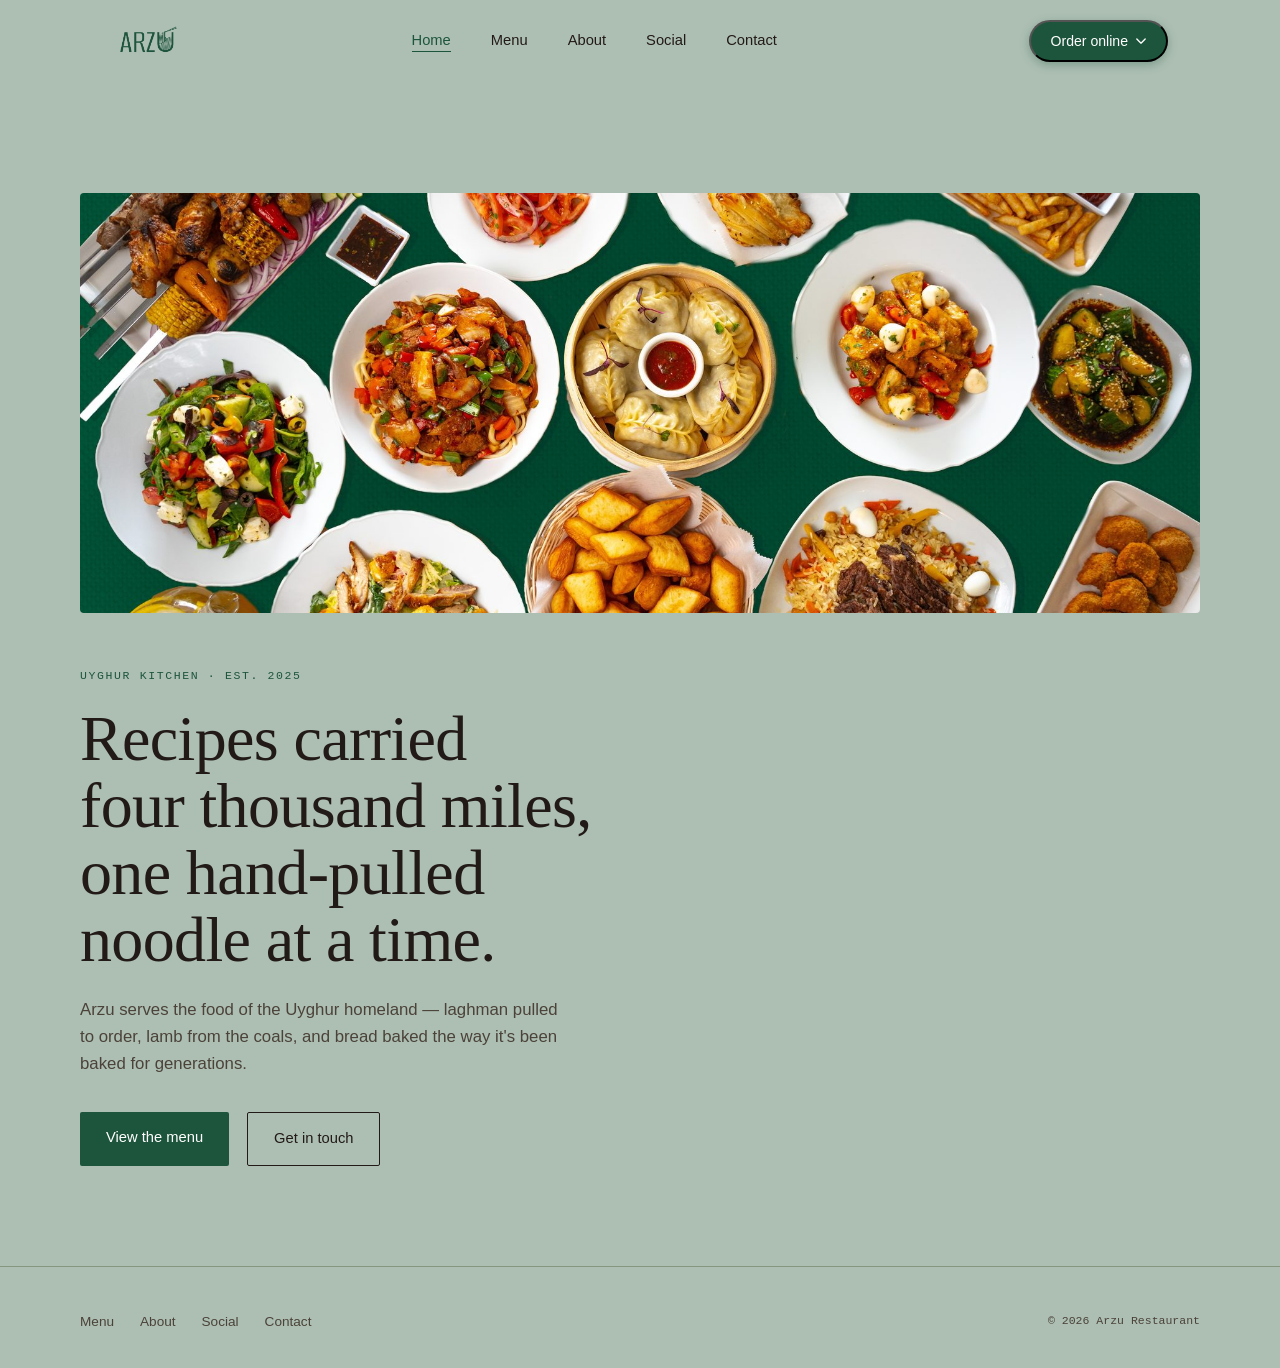
<file: index.html>
<!DOCTYPE html>
<html lang="en">
<head>
<meta charset="UTF-8">
<meta name="viewport" content="width=device-width, initial-scale=1.0">
<meta http-equiv="Content-Security-Policy" content="default-src 'self'; script-src 'self'; style-src 'self' https://fonts.googleapis.com; font-src 'self' https://fonts.gstatic.com; img-src 'self' data:; connect-src 'self' https://abacus.jasoncameron.dev; object-src 'none'; base-uri 'self'; form-action 'self'">
<meta http-equiv="Referrer-Policy" content="strict-origin-when-cross-origin">
<title>Arzu — Uyghur Kitchen</title>
<meta name="description" content="Arzu is a Uyghur restaurant serving hand-pulled noodles, polu, samsa and lamb kawap — recipes carried down the Silk Road.">
<link rel="canonical" href="https://eat-arzu.com/">
<link rel="icon" type="image/png" sizes="32x32" href="media/favicon-32.png">
<link rel="icon" type="image/png" sizes="16x16" href="media/favicon-16.png">
<link rel="icon" type="image/png" sizes="192x192" href="media/favicon-192.png">
<link rel="apple-touch-icon" href="media/apple-touch-icon.png">
<link rel="shortcut icon" href="media/favicon.ico">
<meta property="og:type" content="restaurant.restaurant">
<meta property="og:site_name" content="Arzu">
<meta property="og:title" content="Arzu — Uyghur Kitchen">
<meta property="og:description" content="Arzu is a Uyghur restaurant serving hand-pulled noodles, polu, samsa and lamb kawap — recipes carried down the Silk Road.">
<meta property="og:url" content="https://eat-arzu.com/">
<meta property="og:image" content="https://eat-arzu.com/media/og-image.jpg">
<meta property="og:image:width" content="1200">
<meta property="og:image:height" content="630">
<meta name="twitter:card" content="summary_large_image">
<meta name="twitter:title" content="Arzu — Uyghur Kitchen">
<meta name="twitter:description" content="Arzu is a Uyghur restaurant serving hand-pulled noodles, polu, samsa and lamb kawap — recipes carried down the Silk Road.">
<meta name="twitter:image" content="https://eat-arzu.com/media/og-image.jpg">
<link rel="preconnect" href="https://fonts.googleapis.com">
<link rel="preconnect" href="https://fonts.gstatic.com" crossorigin>
<link href="https://fonts.googleapis.com/css2?family=Fraunces:opsz,wght@9..144,300;9..144,400;9..144,500;9..144,600&family=Inter:wght@400;500;600&family=IBM+Plex+Mono:wght@400;500&display=swap" rel="stylesheet">
<link rel="stylesheet" href="styles.css">
<script type="application/ld+json">
{
  "@context": "https://schema.org",
  "@type": "Restaurant",
  "@id": "https://eat-arzu.com/#restaurant",
  "name": "Arzu",
  "image": "https://eat-arzu.com/media/og-image.jpg",
  "url": "https://eat-arzu.com/",
  "foundingDate": "2025",
  "telephone": "+1-847-262-5987",
  "servesCuisine": ["Uyghur", "Central Asian", "Uzbek"],
  "priceRange": "$$",
  "acceptsReservations": "True",
  "menu": "https://eat-arzu.com/menu.html",
  "address": {
    "@type": "PostalAddress",
    "streetAddress": "1742 West Golf Road",
    "addressLocality": "Mount Prospect",
    "addressRegion": "IL",
    "postalCode": "60056",
    "addressCountry": "US"
  },
  "geo": {
    "@type": "GeoCoordinates",
    "latitude": 42.0494209,
    "longitude": -87.9616053
  },
  "openingHoursSpecification": {
    "@type": "OpeningHoursSpecification",
    "dayOfWeek": ["Monday", "Tuesday", "Wednesday", "Thursday", "Friday", "Saturday", "Sunday"],
    "opens": "11:00",
    "closes": "23:00"
  },
  "sameAs": [
    "https://www.instagram.com/arzu_chicago/",
    "https://www.yelp.com/biz/arzu-mount-prospect-2",
    "https://www.google.com/maps/place/Arzu/@42.0494209,-87.9616053,17z"
  ],
  "aggregateRating": {
    "@type": "AggregateRating",
    "ratingValue": "4.7",
    "reviewCount": "399",
    "bestRating": "5"
  }
}
</script>
</head>
<body>

<header id="site-header">
  <nav>
    <a href="index.html" class="logo"><img src="media/arzu_logo_transparent.png" alt="Arzu" class="logo-img"></a>
    <ul class="nav-links" id="nav-links">
      <li><a href="index.html" class="active">Home</a></li>
      <li><a href="menu.html">Menu</a></li>
      <li><a href="about.html">About</a></li>
      <li><a href="social.html">Social</a></li>
      <li><a href="contact.html">Contact</a></li>
    </ul>
    <div class="order-dropdown">
      <button class="order-toggle" id="order-toggle" aria-haspopup="true" aria-expanded="false">Order online
        <svg viewBox="0 0 12 8" aria-hidden="true" class="chevron"><path d="M1 1 L6 6 L11 1"/></svg>
      </button>
      <div class="order-menu" id="order-menu">
        <a class="order-primary" href="https://www.toasttab.com/local/order/arzu-restaurant" target="_blank" rel="noopener"><span>Order direct<small>Pickup &amp; delivery</small></span>
          <svg viewBox="0 0 24 24" aria-hidden="true"><path d="M6 18 L18 6 M9 6 h9 v9"/></svg>
        </a>
        <div class="order-menu-label">Also on</div>
        <a href="https://www.doordash.com/en/store/arzu---1742-west-golf-road-mount-prospect-36046125/" target="_blank" rel="noopener">DoorDash
          <svg viewBox="0 0 24 24" aria-hidden="true"><path d="M6 18 L18 6 M9 6 h9 v9"/></svg>
        </a>
        <a href="https://www.ubereats.com/store/arzu-1742-west-golf-road/tuiPS76bXiCP39qEXH0PVA" target="_blank" rel="noopener">Uber Eats
          <svg viewBox="0 0 24 24" aria-hidden="true"><path d="M6 18 L18 6 M9 6 h9 v9"/></svg>
        </a>
        <a href="https://www.grubhub.com/restaurant/arzu-1742-west-golf-road-mount-prospect/15243640" target="_blank" rel="noopener">Grubhub
          <svg viewBox="0 0 24 24" aria-hidden="true"><path d="M6 18 L18 6 M9 6 h9 v9"/></svg>
        </a>
      </div>
    </div>
    <button class="menu-toggle" id="menu-toggle" aria-label="Toggle navigation" aria-expanded="false">
      <span></span><span></span><span></span>
    </button>
  </nav>
</header>

<main>

  <!-- HERO -->
  <section class="hero">
    <img src="media/main.jpg" alt="A spread of Arzu dishes" class="hero-banner">
    <div class="hero-grid">
      <div>
        <span class="eyebrow">Uyghur kitchen · Est. 2025</span>
        <h1>Recipes carried<br>four thousand miles,<br>one hand-pulled<br>noodle at a time.</h1>
        <p class="lede">Arzu serves the food of the Uyghur homeland — laghman pulled to order, lamb from the coals, and bread baked the way it's been baked for generations.</p>
        <div class="hero-ctas">
          <a href="menu.html" class="btn-primary">View the menu</a>
          <a href="contact.html" class="btn-secondary">Get in touch</a>
        </div>
      </div>
    </div>
  </section>

</main>

<footer>
  <div class="footer-grid">
    <div class="footer-links">
      <a href="menu.html">Menu</a>
      <a href="about.html">About</a>
      <a href="social.html">Social</a>
      <a href="contact.html">Contact</a>
    </div>
    <span class="footer-copy">© 2026 Arzu Restaurant<span class="tally" id="visitor-tally" aria-hidden="true"></span></span>
  </div>
</footer>

<script src="script.js"></script>

</body>
</html>
</file>
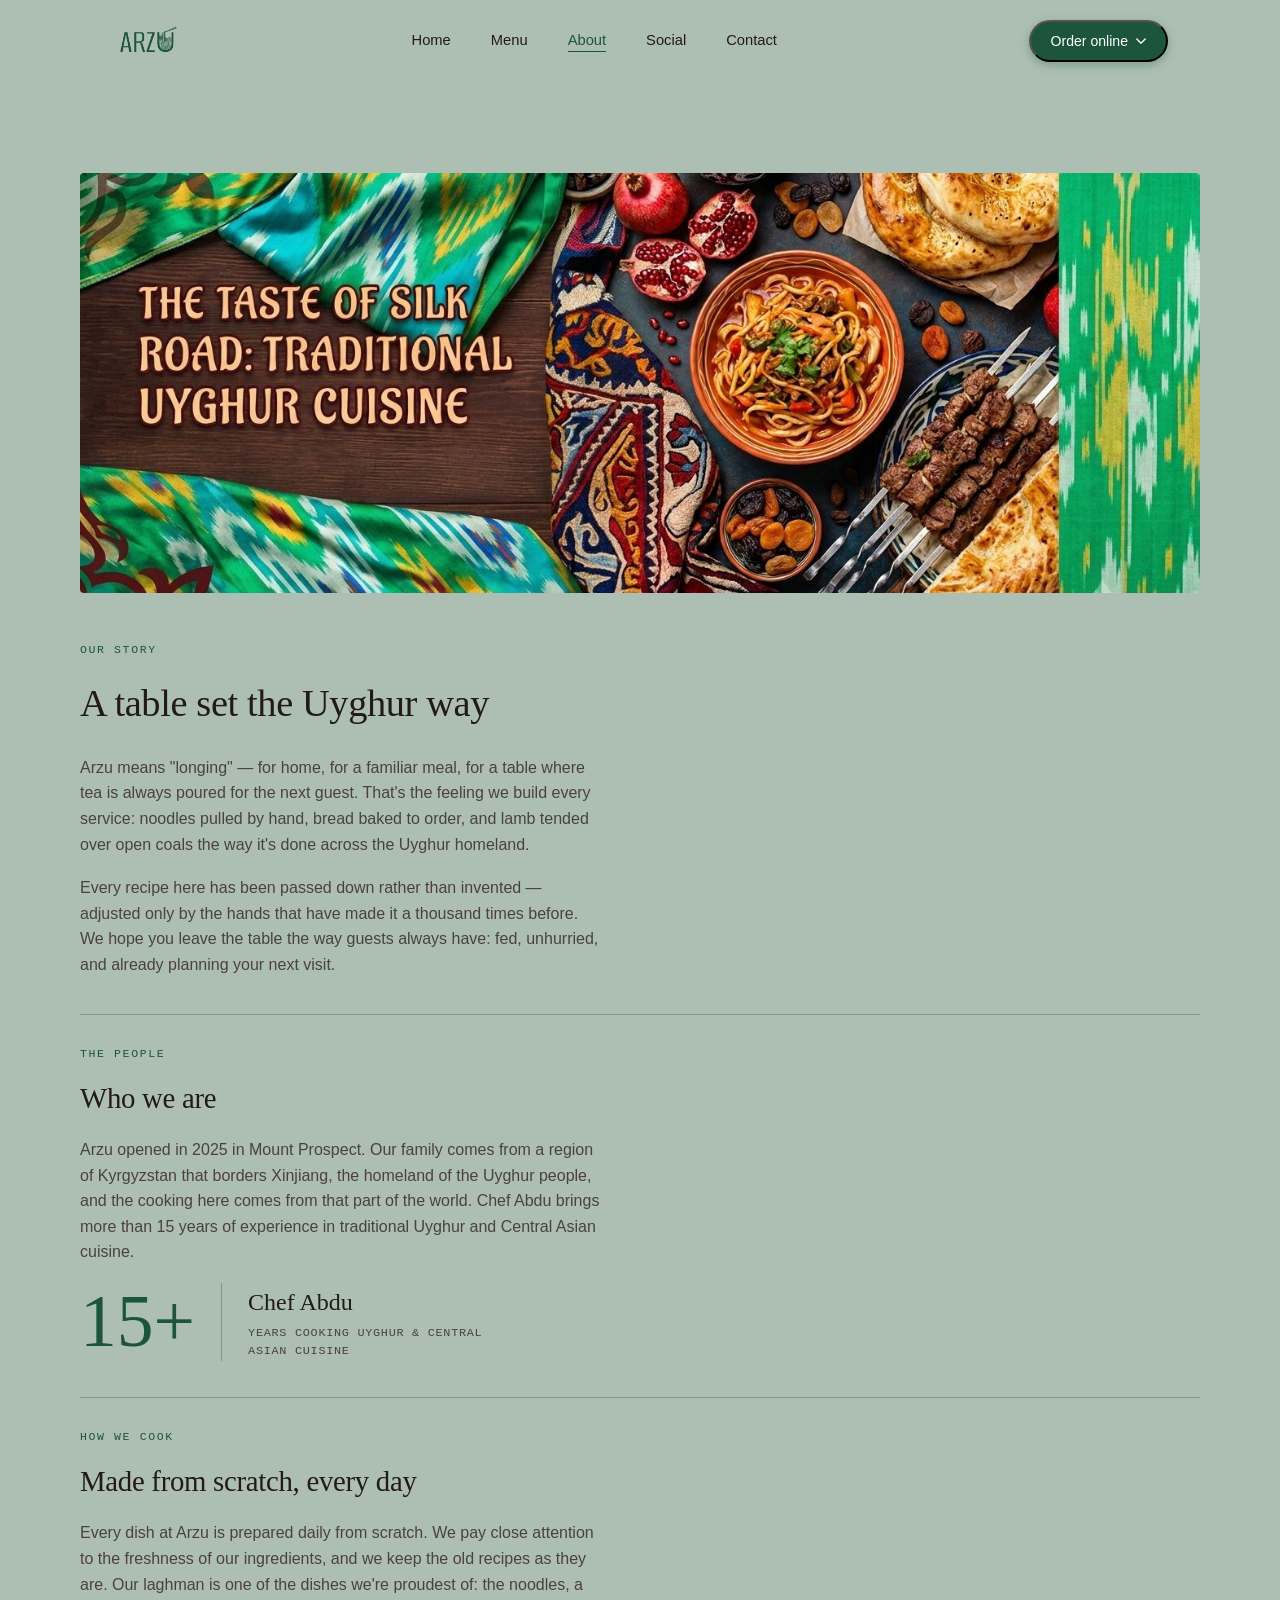
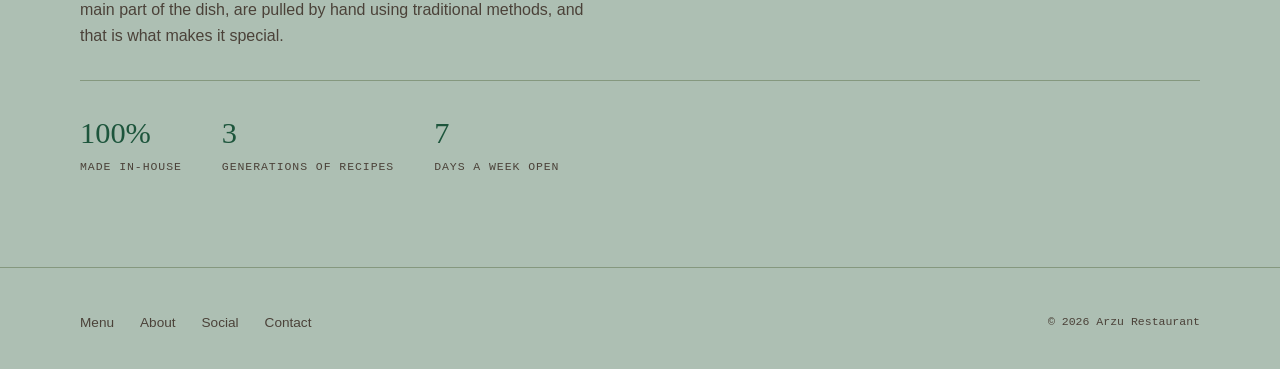
<file: about.html>
<!DOCTYPE html>
<html lang="en">
<head>
<meta charset="UTF-8">
<meta name="viewport" content="width=device-width, initial-scale=1.0">
<meta http-equiv="Content-Security-Policy" content="default-src 'self'; script-src 'self'; style-src 'self' https://fonts.googleapis.com; font-src 'self' https://fonts.gstatic.com; img-src 'self' data:; connect-src 'self'; object-src 'none'; base-uri 'self'; form-action 'self'">
<meta http-equiv="Referrer-Policy" content="strict-origin-when-cross-origin">
<title>About — Arzu Uyghur Kitchen</title>
<meta name="description" content="Arzu means longing — the story behind our Uyghur kitchen and the recipes passed down through generations.">
<link rel="canonical" href="https://eat-arzu.com/about.html">
<link rel="icon" type="image/png" sizes="32x32" href="media/favicon-32.png">
<link rel="icon" type="image/png" sizes="16x16" href="media/favicon-16.png">
<link rel="icon" type="image/png" sizes="192x192" href="media/favicon-192.png">
<link rel="apple-touch-icon" href="media/apple-touch-icon.png">
<link rel="shortcut icon" href="media/favicon.ico">
<meta property="og:type" content="restaurant.restaurant">
<meta property="og:site_name" content="Arzu">
<meta property="og:title" content="About — Arzu Uyghur Kitchen">
<meta property="og:description" content="Arzu means longing — the story behind our Uyghur kitchen and the recipes passed down through generations.">
<meta property="og:url" content="https://eat-arzu.com/about.html">
<meta property="og:image" content="https://eat-arzu.com/media/og-image.jpg">
<meta property="og:image:width" content="1200">
<meta property="og:image:height" content="630">
<meta name="twitter:card" content="summary_large_image">
<meta name="twitter:title" content="About — Arzu Uyghur Kitchen">
<meta name="twitter:description" content="Arzu means longing — the story behind our Uyghur kitchen and the recipes passed down through generations.">
<meta name="twitter:image" content="https://eat-arzu.com/media/og-image.jpg">
<link rel="preconnect" href="https://fonts.googleapis.com">
<link rel="preconnect" href="https://fonts.gstatic.com" crossorigin>
<link href="https://fonts.googleapis.com/css2?family=Fraunces:opsz,wght@9..144,300;9..144,400;9..144,500;9..144,600&family=Inter:wght@400;500;600&family=IBM+Plex+Mono:wght@400;500&display=swap" rel="stylesheet">
<link rel="stylesheet" href="styles.css">
</head>
<body>

<header id="site-header">
  <nav>
    <a href="index.html" class="logo"><img src="media/arzu_logo_transparent.png" alt="Arzu" class="logo-img"></a>
    <ul class="nav-links" id="nav-links">
      <li><a href="index.html">Home</a></li>
      <li><a href="menu.html">Menu</a></li>
      <li><a href="about.html" class="active">About</a></li>
      <li><a href="social.html">Social</a></li>
      <li><a href="contact.html">Contact</a></li>
    </ul>
    <div class="order-dropdown">
      <button class="order-toggle" id="order-toggle" aria-haspopup="true" aria-expanded="false">Order online
        <svg viewBox="0 0 12 8" aria-hidden="true" class="chevron"><path d="M1 1 L6 6 L11 1"/></svg>
      </button>
      <div class="order-menu" id="order-menu">
        <a class="order-primary" href="https://www.toasttab.com/local/order/arzu-restaurant" target="_blank" rel="noopener"><span>Order direct<small>Pickup &amp; delivery</small></span>
          <svg viewBox="0 0 24 24" aria-hidden="true"><path d="M6 18 L18 6 M9 6 h9 v9"/></svg>
        </a>
        <div class="order-menu-label">Also on</div>
        <a href="https://www.doordash.com/en/store/arzu---1742-west-golf-road-mount-prospect-36046125/" target="_blank" rel="noopener">DoorDash
          <svg viewBox="0 0 24 24" aria-hidden="true"><path d="M6 18 L18 6 M9 6 h9 v9"/></svg>
        </a>
        <a href="https://www.ubereats.com/store/arzu-1742-west-golf-road/tuiPS76bXiCP39qEXH0PVA" target="_blank" rel="noopener">Uber Eats
          <svg viewBox="0 0 24 24" aria-hidden="true"><path d="M6 18 L18 6 M9 6 h9 v9"/></svg>
        </a>
        <a href="https://www.grubhub.com/restaurant/arzu-1742-west-golf-road-mount-prospect/15243640" target="_blank" rel="noopener">Grubhub
          <svg viewBox="0 0 24 24" aria-hidden="true"><path d="M6 18 L18 6 M9 6 h9 v9"/></svg>
        </a>
      </div>
    </div>
    <button class="menu-toggle" id="menu-toggle" aria-label="Toggle navigation" aria-expanded="false">
      <span></span><span></span><span></span>
    </button>
  </nav>
</header>

<main>

  <!-- ABOUT -->
  <section id="about">
    <img src="media/uyghur_design_header.jpg" alt="The taste of the Silk Road: traditional Uyghur cuisine" class="hero-banner">
    <div class="about-grid">
      <div class="about-copy">
        <span class="eyebrow">Our story</span>
        <h2>A table set the Uyghur way</h2>
        <p>Arzu means "longing" — for home, for a familiar meal, for a table where tea is always poured for the next guest. That's the feeling we build every service: noodles pulled by hand, bread baked to order, and lamb tended over open coals the way it's done across the Uyghur homeland.</p>
        <p>Every recipe here has been passed down rather than invented — adjusted only by the hands that have made it a thousand times before. We hope you leave the table the way guests always have: fed, unhurried, and already planning your next visit.</p>
        <div class="about-block">
          <span class="eyebrow">The people</span>
          <h3>Who we are</h3>
          <p>Arzu opened in 2025 in Mount Prospect. Our family comes from a region of Kyrgyzstan that borders Xinjiang, the homeland of the Uyghur people, and the cooking here comes from that part of the world. Chef Abdu brings more than 15 years of experience in traditional Uyghur and Central Asian cuisine.</p>
          <div class="chef">
            <div class="chef-years">15+</div>
            <div class="chef-text">
              <div class="chef-name">Chef Abdu</div>
              <div class="chef-role">Years cooking Uyghur &amp; Central Asian cuisine</div>
            </div>
          </div>
        </div>
        <div class="about-block">
          <span class="eyebrow">How we cook</span>
          <h3>Made from scratch, every day</h3>
          <p>Every dish at Arzu is prepared daily from scratch. We pay close attention to the freshness of our ingredients, and we keep the old recipes as they are. Our laghman is one of the dishes we're proudest of: the noodles, a main part of the dish, are pulled by hand using traditional methods, and that is what makes it special.</p>
        </div>
        <div class="about-stats">
          <div>
            <div class="stat-num">100%</div>
            <div class="stat-label">Made in-house</div>
          </div>
          <div>
            <div class="stat-num">3</div>
            <div class="stat-label">Generations of recipes</div>
          </div>
          <div>
            <div class="stat-num">7</div>
            <div class="stat-label">Days a week open</div>
          </div>
        </div>
      </div>
    </div>
  </section>

</main>

<footer>
  <div class="footer-grid">
    <div class="footer-links">
      <a href="menu.html">Menu</a>
      <a href="about.html">About</a>
      <a href="social.html">Social</a>
      <a href="contact.html">Contact</a>
    </div>
    <span class="footer-copy">© 2026 Arzu Restaurant</span>
  </div>
</footer>

<script src="script.js"></script>

</body>
</html>
</file>
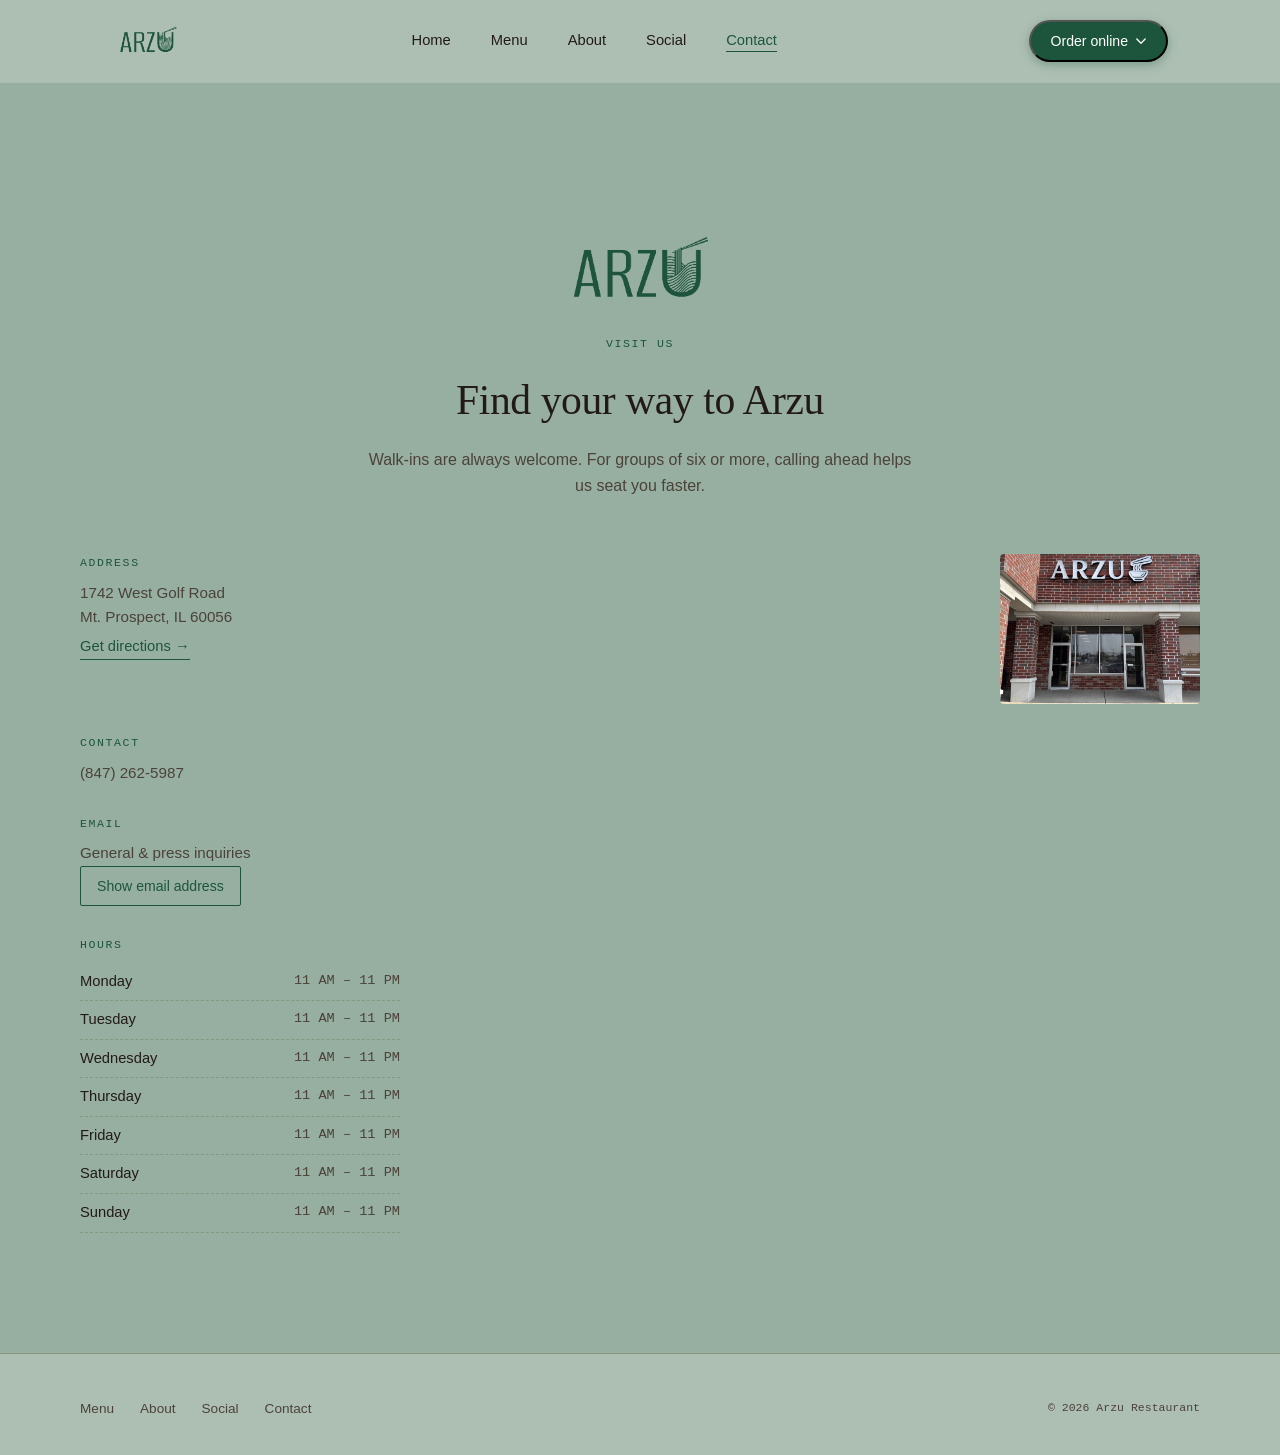
<file: contact.html>
<!DOCTYPE html>
<html lang="en">
<head>
<meta charset="UTF-8">
<meta name="viewport" content="width=device-width, initial-scale=1.0">
<meta http-equiv="Content-Security-Policy" content="default-src 'self'; script-src 'self'; style-src 'self' https://fonts.googleapis.com; font-src 'self' https://fonts.gstatic.com; img-src 'self' data:; connect-src 'self'; object-src 'none'; base-uri 'self'; form-action 'self'">
<meta http-equiv="Referrer-Policy" content="strict-origin-when-cross-origin">
<title>Contact — Arzu Uyghur Kitchen</title>
<meta name="description" content="Visit Arzu at 1742 West Golf Road, Mt. Prospect, IL — open every day 11 AM – 11 PM.">
<link rel="canonical" href="https://eat-arzu.com/contact.html">
<link rel="icon" type="image/png" sizes="32x32" href="media/favicon-32.png">
<link rel="icon" type="image/png" sizes="16x16" href="media/favicon-16.png">
<link rel="icon" type="image/png" sizes="192x192" href="media/favicon-192.png">
<link rel="apple-touch-icon" href="media/apple-touch-icon.png">
<link rel="shortcut icon" href="media/favicon.ico">
<meta property="og:type" content="restaurant.restaurant">
<meta property="og:site_name" content="Arzu">
<meta property="og:title" content="Contact — Arzu Uyghur Kitchen">
<meta property="og:description" content="Visit Arzu at 1742 West Golf Road, Mt. Prospect, IL — open every day 11 AM – 11 PM.">
<meta property="og:url" content="https://eat-arzu.com/contact.html">
<meta property="og:image" content="https://eat-arzu.com/media/og-image.jpg">
<meta property="og:image:width" content="1200">
<meta property="og:image:height" content="630">
<meta name="twitter:card" content="summary_large_image">
<meta name="twitter:title" content="Contact — Arzu Uyghur Kitchen">
<meta name="twitter:description" content="Visit Arzu at 1742 West Golf Road, Mt. Prospect, IL — open every day 11 AM – 11 PM.">
<meta name="twitter:image" content="https://eat-arzu.com/media/og-image.jpg">
<link rel="preconnect" href="https://fonts.googleapis.com">
<link rel="preconnect" href="https://fonts.gstatic.com" crossorigin>
<link href="https://fonts.googleapis.com/css2?family=Fraunces:opsz,wght@9..144,300;9..144,400;9..144,500;9..144,600&family=Inter:wght@400;500;600&family=IBM+Plex+Mono:wght@400;500&display=swap" rel="stylesheet">
<link rel="stylesheet" href="styles.css">
</head>
<body>

<header id="site-header">
  <nav>
    <a href="index.html" class="logo"><img src="media/arzu_logo_transparent.png" alt="Arzu" class="logo-img"></a>
    <ul class="nav-links" id="nav-links">
      <li><a href="index.html">Home</a></li>
      <li><a href="menu.html">Menu</a></li>
      <li><a href="about.html">About</a></li>
      <li><a href="social.html">Social</a></li>
      <li><a href="contact.html" class="active">Contact</a></li>
    </ul>
    <div class="order-dropdown">
      <button class="order-toggle" id="order-toggle" aria-haspopup="true" aria-expanded="false">Order online
        <svg viewBox="0 0 12 8" aria-hidden="true" class="chevron"><path d="M1 1 L6 6 L11 1"/></svg>
      </button>
      <div class="order-menu" id="order-menu">
        <a class="order-primary" href="https://www.toasttab.com/local/order/arzu-restaurant" target="_blank" rel="noopener"><span>Order direct<small>Pickup &amp; delivery</small></span>
          <svg viewBox="0 0 24 24" aria-hidden="true"><path d="M6 18 L18 6 M9 6 h9 v9"/></svg>
        </a>
        <div class="order-menu-label">Also on</div>
        <a href="https://www.doordash.com/en/store/arzu---1742-west-golf-road-mount-prospect-36046125/" target="_blank" rel="noopener">DoorDash
          <svg viewBox="0 0 24 24" aria-hidden="true"><path d="M6 18 L18 6 M9 6 h9 v9"/></svg>
        </a>
        <a href="https://www.ubereats.com/store/arzu-1742-west-golf-road/tuiPS76bXiCP39qEXH0PVA" target="_blank" rel="noopener">Uber Eats
          <svg viewBox="0 0 24 24" aria-hidden="true"><path d="M6 18 L18 6 M9 6 h9 v9"/></svg>
        </a>
        <a href="https://www.grubhub.com/restaurant/arzu-1742-west-golf-road-mount-prospect/15243640" target="_blank" rel="noopener">Grubhub
          <svg viewBox="0 0 24 24" aria-hidden="true"><path d="M6 18 L18 6 M9 6 h9 v9"/></svg>
        </a>
      </div>
    </div>
    <button class="menu-toggle" id="menu-toggle" aria-label="Toggle navigation" aria-expanded="false">
      <span></span><span></span><span></span>
    </button>
  </nav>
</header>

<main>

  <!-- CONTACT -->
  <section class="contact-section" id="contact">
    <div class="contact-logo-header">
      <img src="media/arzu_logo_transparent.png" alt="Arzu">
    </div>
    <div class="section-head">
      <span class="eyebrow">Visit us</span>
      <h2>Find your way to Arzu</h2>
      <p>Walk-ins are always welcome. For groups of six or more, calling ahead helps us seat you faster.</p>
    </div>

    <div class="contact-grid contact-grid-single">
      <div class="contact-info">
        <div class="info-block info-block-with-photo">
          <div>
            <span class="eyebrow">Address</span>
            <p>1742 West Golf Road<br>Mt. Prospect, IL 60056</p>
            <p><a href="https://www.google.com/maps/search/?api=1&query=1742+West+Golf+Road+Mt+Prospect+IL+60056" target="_blank" rel="noopener" class="map-link">Get directions →</a></p>
          </div>
          <img src="media/front_door.jpeg" alt="Arzu's front entrance" class="address-photo">
        </div>
        <div class="info-block">
          <span class="eyebrow">Contact</span>
          <p>(847) 262-5987</p>
        </div>
        <div class="info-block">
          <span class="eyebrow">Email</span>
          <p>General &amp; press inquiries</p>
          <p id="email-slot"><button type="button" class="email-btn" id="email-btn">Show email address</button></p>
          <noscript><p>Please call us, or turn on JavaScript to see our email address.</p></noscript>
        </div>
        <div class="info-block">
          <span class="eyebrow">Hours</span>
          <div class="hours-row"><span>Monday</span><span>11 AM – 11 PM</span></div>
          <div class="hours-row"><span>Tuesday</span><span>11 AM – 11 PM</span></div>
          <div class="hours-row"><span>Wednesday</span><span>11 AM – 11 PM</span></div>
          <div class="hours-row"><span>Thursday</span><span>11 AM – 11 PM</span></div>
          <div class="hours-row"><span>Friday</span><span>11 AM – 11 PM</span></div>
          <div class="hours-row"><span>Saturday</span><span>11 AM – 11 PM</span></div>
          <div class="hours-row"><span>Sunday</span><span>11 AM – 11 PM</span></div>
        </div>
      </div>
    </div>
  </section>

</main>

<footer>
  <div class="footer-grid">
    <div class="footer-links">
      <a href="menu.html">Menu</a>
      <a href="about.html">About</a>
      <a href="social.html">Social</a>
      <a href="contact.html">Contact</a>
    </div>
    <span class="footer-copy">© 2026 Arzu Restaurant</span>
  </div>
</footer>

<script src="script.js"></script>

</body>
</html>
</file>
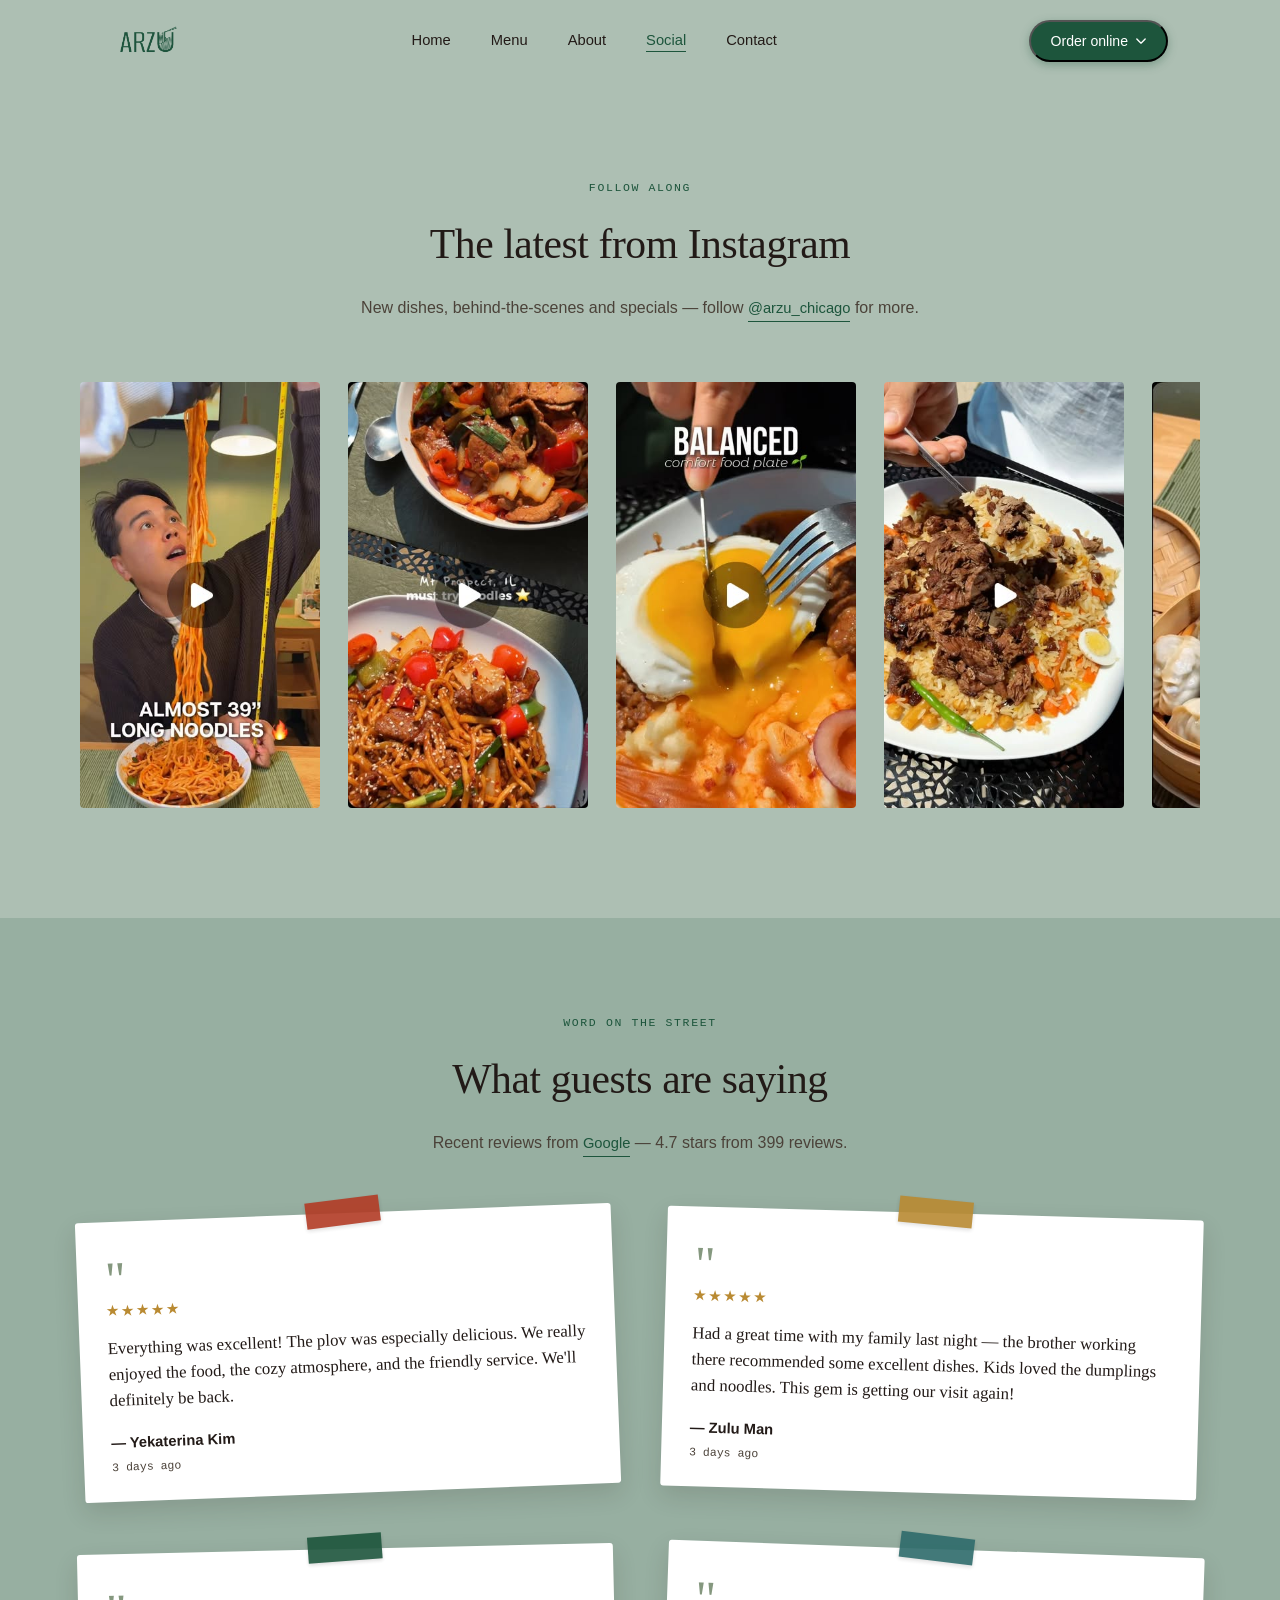
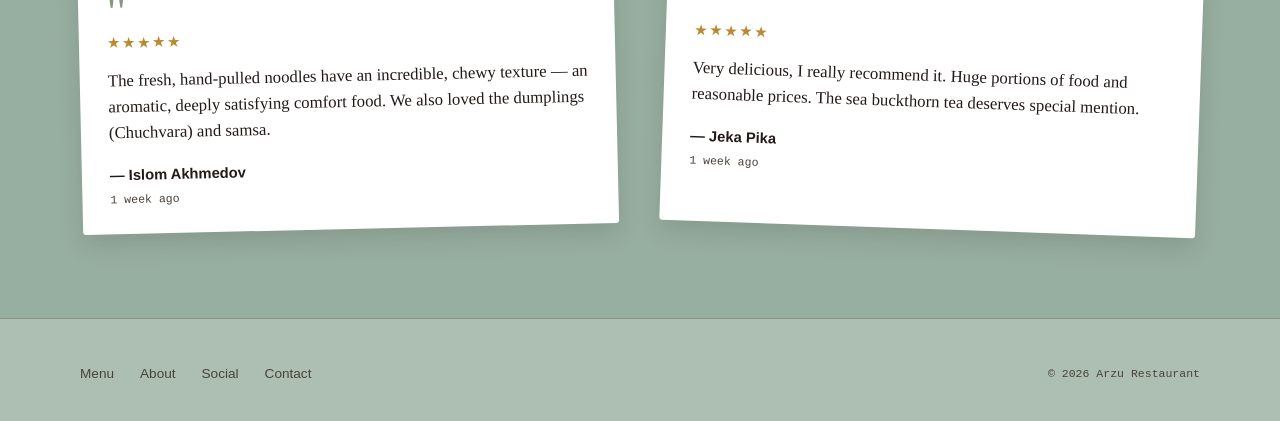
<file: social.html>
<!DOCTYPE html>
<html lang="en">
<head>
<meta charset="UTF-8">
<meta name="viewport" content="width=device-width, initial-scale=1.0">
<meta http-equiv="Content-Security-Policy" content="default-src 'self'; script-src 'self'; style-src 'self' https://fonts.googleapis.com; font-src 'self' https://fonts.gstatic.com; img-src 'self' data:; connect-src 'self'; object-src 'none'; base-uri 'self'; form-action 'self'">
<meta http-equiv="Referrer-Policy" content="strict-origin-when-cross-origin">
<title>Social — Arzu Uyghur Kitchen</title>
<meta name="description" content="Follow Arzu on Instagram @arzu_chicago for the latest dishes, behind-the-scenes, and specials.">
<link rel="canonical" href="https://eat-arzu.com/social.html">
<link rel="icon" type="image/png" sizes="32x32" href="media/favicon-32.png">
<link rel="icon" type="image/png" sizes="16x16" href="media/favicon-16.png">
<link rel="icon" type="image/png" sizes="192x192" href="media/favicon-192.png">
<link rel="apple-touch-icon" href="media/apple-touch-icon.png">
<link rel="shortcut icon" href="media/favicon.ico">
<meta property="og:type" content="restaurant.restaurant">
<meta property="og:site_name" content="Arzu">
<meta property="og:title" content="Social — Arzu Uyghur Kitchen">
<meta property="og:description" content="Follow Arzu on Instagram @arzu_chicago for the latest dishes, behind-the-scenes, and specials.">
<meta property="og:url" content="https://eat-arzu.com/social.html">
<meta property="og:image" content="https://eat-arzu.com/media/og-image.jpg">
<meta property="og:image:width" content="1200">
<meta property="og:image:height" content="630">
<meta name="twitter:card" content="summary_large_image">
<meta name="twitter:title" content="Social — Arzu Uyghur Kitchen">
<meta name="twitter:description" content="Follow Arzu on Instagram @arzu_chicago for the latest dishes, behind-the-scenes, and specials.">
<meta name="twitter:image" content="https://eat-arzu.com/media/og-image.jpg">
<link rel="preconnect" href="https://fonts.googleapis.com">
<link rel="preconnect" href="https://fonts.gstatic.com" crossorigin>
<link href="https://fonts.googleapis.com/css2?family=Fraunces:opsz,wght@9..144,300;9..144,400;9..144,500;9..144,600&family=Inter:wght@400;500;600&family=IBM+Plex+Mono:wght@400;500&display=swap" rel="stylesheet">
<link rel="stylesheet" href="styles.css">
</head>
<body>

<header id="site-header">
  <nav>
    <a href="index.html" class="logo"><img src="media/arzu_logo_transparent.png" alt="Arzu" class="logo-img"></a>
    <ul class="nav-links" id="nav-links">
      <li><a href="index.html">Home</a></li>
      <li><a href="menu.html">Menu</a></li>
      <li><a href="about.html">About</a></li>
      <li><a href="social.html" class="active">Social</a></li>
      <li><a href="contact.html">Contact</a></li>
    </ul>
    <div class="order-dropdown">
      <button class="order-toggle" id="order-toggle" aria-haspopup="true" aria-expanded="false">Order online
        <svg viewBox="0 0 12 8" aria-hidden="true" class="chevron"><path d="M1 1 L6 6 L11 1"/></svg>
      </button>
      <div class="order-menu" id="order-menu">
        <a class="order-primary" href="https://www.toasttab.com/local/order/arzu-restaurant" target="_blank" rel="noopener"><span>Order direct<small>Pickup &amp; delivery</small></span>
          <svg viewBox="0 0 24 24" aria-hidden="true"><path d="M6 18 L18 6 M9 6 h9 v9"/></svg>
        </a>
        <div class="order-menu-label">Also on</div>
        <a href="https://www.doordash.com/en/store/arzu---1742-west-golf-road-mount-prospect-36046125/" target="_blank" rel="noopener">DoorDash
          <svg viewBox="0 0 24 24" aria-hidden="true"><path d="M6 18 L18 6 M9 6 h9 v9"/></svg>
        </a>
        <a href="https://www.ubereats.com/store/arzu-1742-west-golf-road/tuiPS76bXiCP39qEXH0PVA" target="_blank" rel="noopener">Uber Eats
          <svg viewBox="0 0 24 24" aria-hidden="true"><path d="M6 18 L18 6 M9 6 h9 v9"/></svg>
        </a>
        <a href="https://www.grubhub.com/restaurant/arzu-1742-west-golf-road-mount-prospect/15243640" target="_blank" rel="noopener">Grubhub
          <svg viewBox="0 0 24 24" aria-hidden="true"><path d="M6 18 L18 6 M9 6 h9 v9"/></svg>
        </a>
      </div>
    </div>
    <button class="menu-toggle" id="menu-toggle" aria-label="Toggle navigation" aria-expanded="false">
      <span></span><span></span><span></span>
    </button>
  </nav>
</header>

<main>

  <!-- SOCIAL -->
  <section id="social">
    <div class="section-head">
      <span class="eyebrow">Follow along</span>
      <h2>The latest from Instagram</h2>
      <p>New dishes, behind-the-scenes and specials — follow <a href="https://www.instagram.com/arzu_chicago/" target="_blank" rel="noopener" class="map-link">@arzu_chicago</a> for more.</p>
    </div>

    <div class="social-grid">
      <a class="social-card" href="https://www.instagram.com/arzu_chicago/reel/DTEDsuZjvLI/" target="_blank" rel="noopener">
        <img src="menu_items/social/reel1.jpg" alt="Arzu Instagram reel — hand-pulled noodles" loading="lazy">
      </a>
      <a class="social-card" href="https://www.instagram.com/arzu_chicago/reel/DbZSeFnu-b0/" target="_blank" rel="noopener">
        <img src="menu_items/social/reel2.jpg" alt="Arzu Instagram reel" loading="lazy">
      </a>
      <a class="social-card" href="https://www.instagram.com/arzu_chicago/reel/DbI3IfnuHK-/" target="_blank" rel="noopener">
        <img src="menu_items/social/reel3.jpg" alt="Arzu Instagram reel" loading="lazy">
      </a>
      <a class="social-card" href="https://www.instagram.com/arzu_chicago/reel/Da20lx9u5rG/" target="_blank" rel="noopener">
        <img src="menu_items/social/reel4.jpg" alt="Arzu Instagram reel" loading="lazy">
      </a>
      <a class="social-card" href="https://www.instagram.com/arzu_chicago/reel/DadVR3VO7Sx/" target="_blank" rel="noopener">
        <img src="menu_items/social/reel5.jpg" alt="Arzu Instagram reel" loading="lazy">
      </a>
    </div>
  </section>

  <!-- GOOGLE REVIEWS -->
  <section class="reviews-section">
    <div class="section-head">
      <span class="eyebrow">Word on the street</span>
      <h2>What guests are saying</h2>
      <p>Recent reviews from <a href="https://www.google.com/maps/search/?api=1&query=Arzu+Uyghur+Kitchen+1742+West+Golf+Road+Mount+Prospect+IL" target="_blank" rel="noopener" class="map-link">Google</a> — 4.7 stars from 399 reviews.</p>
    </div>

    <div class="reviews-board">
      <div class="review-card rot-1">
        <span class="review-mark">"</span>
        <div class="review-stars">★★★★★</div>
        <p class="review-quote">Everything was excellent! The plov was especially delicious. We really enjoyed the food, the cozy atmosphere, and the friendly service. We'll definitely be back.</p>
        <div class="review-author">— Yekaterina Kim</div>
        <div class="review-date">3 days ago</div>
      </div>
      <div class="review-card rot-2">
        <span class="review-mark">"</span>
        <div class="review-stars">★★★★★</div>
        <p class="review-quote">Had a great time with my family last night — the brother working there recommended some excellent dishes. Kids loved the dumplings and noodles. This gem is getting our visit again!</p>
        <div class="review-author">— Zulu Man</div>
        <div class="review-date">3 days ago</div>
      </div>
      <div class="review-card rot-3">
        <span class="review-mark">"</span>
        <div class="review-stars">★★★★★</div>
        <p class="review-quote">The fresh, hand-pulled noodles have an incredible, chewy texture — an aromatic, deeply satisfying comfort food. We also loved the dumplings (Chuchvara) and samsa.</p>
        <div class="review-author">— Islom Akhmedov</div>
        <div class="review-date">1 week ago</div>
      </div>
      <div class="review-card rot-4">
        <span class="review-mark">"</span>
        <div class="review-stars">★★★★★</div>
        <p class="review-quote">Very delicious, I really recommend it. Huge portions of food and reasonable prices. The sea buckthorn tea deserves special mention.</p>
        <div class="review-author">— Jeka Pika</div>
        <div class="review-date">1 week ago</div>
      </div>
    </div>
  </section>

</main>

<footer>
  <div class="footer-grid">
    <div class="footer-links">
      <a href="menu.html">Menu</a>
      <a href="about.html">About</a>
      <a href="social.html">Social</a>
      <a href="contact.html">Contact</a>
    </div>
    <span class="footer-copy">© 2026 Arzu Restaurant</span>
  </div>
</footer>

<script src="script.js"></script>

</body>
</html>
</file>
<file: styles.css>
:root{
  --bg: #ADBFB3;
  --bg-alt: #97AFA1;
  --ink: #221A17;
  --ink-soft: #4B4239;
  --green: #1D553C;
  --clay: #B23B25;
  --gold: #B98A32;
  --line: #85987F;
  --white: #ffffff;
  --max: 1120px;
}

*{ box-sizing: border-box; margin:0; padding:0; }

html{ scroll-behavior: smooth; }

body{
  background: var(--bg);
  color: var(--ink);
  font-family: 'Inter', sans-serif;
  font-size: 16px;
  line-height: 1.6;
  -webkit-font-smoothing: antialiased;
}

@media (prefers-reduced-motion: reduce){
  html{ scroll-behavior: auto; }
  *{ animation-duration: 0.01ms !important; animation-iteration-count: 1 !important; transition-duration: 0.01ms !important; }
}

h1,h2,h3{
  font-family: 'Fraunces', serif;
  font-weight: 500;
  letter-spacing: -0.01em;
  color: var(--ink);
}

a{ color: inherit; text-decoration: none; }

.eyebrow{
  font-family: 'IBM Plex Mono', monospace;
  font-size: 0.72rem;
  letter-spacing: 0.14em;
  text-transform: uppercase;
  color: var(--green);
}

.wrap{
  max-width: var(--max);
  margin: 0 auto;
  padding: 0 32px;
}

a:focus-visible, button:focus-visible, input:focus-visible, textarea:focus-visible{
  outline: 2px solid var(--clay);
  outline-offset: 3px;
}

/* ---------- NAV ---------- */
header{
  position: sticky;
  top: 0;
  z-index: 100;
  background: rgba(173,191,179,0.9);
  backdrop-filter: blur(8px);
  border-bottom: 1px solid transparent;
  transition: border-color 0.3s ease;
}
header.scrolled{ border-bottom-color: var(--line); }

nav{
  display:flex;
  align-items:center;
  justify-content: space-between;
  padding: 20px 32px;
  max-width: var(--max);
  margin: 0 auto;
}

.logo{
  font-family: 'Fraunces', serif;
  font-size: 1.5rem;
  font-weight: 600;
  letter-spacing: 0.01em;
  display: flex;
  align-items: center;
}
.logo span{ color: var(--green); }
.logo-img{ height: 42px; width: auto; display: block; }

.nav-links{
  display:flex;
  gap: 40px;
  list-style:none;
  font-size: 0.92rem;
}
.nav-links a{
  position:relative;
  padding-bottom: 4px;
}
.nav-links a::after{
  content:'';
  position:absolute;
  left:0; right:0; bottom:0;
  height:1px;
  background: var(--green);
  transform: scaleX(0);
  transform-origin: left;
  transition: transform 0.25s ease;
}
.nav-links a:hover::after{ transform: scaleX(1); }
.nav-links a.active{ color: var(--green); }
.nav-links a.active::after{ transform: scaleX(1); }

.menu-toggle{
  display:none;
  flex-direction: column;
  gap: 5px;
  background:none;
  border:none;
  cursor:pointer;
  padding: 6px;
}
.menu-toggle span{
  width: 22px; height: 1.5px; background: var(--ink);
}

/* ---------- ORDER ONLINE DROPDOWN ---------- */
.order-dropdown{
  position: relative;
  margin-left: 24px;
}
.order-toggle{
  list-style:none;
  display:flex;
  align-items:center;
  gap: 8px;
  background: var(--green);
  color: var(--white);
  padding: 11px 20px;
  border-radius: 999px;
  font-size: 0.88rem;
  font-weight: 500;
  cursor:pointer;
  user-select:none;
  box-shadow: 0 3px 10px rgba(29,85,60,0.35);
  transition: background 0.2s ease, box-shadow 0.2s ease;
}
.order-toggle:hover{ background: #123C29; box-shadow: 0 4px 14px rgba(29,85,60,0.45); }
.order-toggle .chevron{
  width: 10px; height: 7px;
  transition: transform 0.2s ease;
}
.order-toggle .chevron path{
  fill:none; stroke: var(--white); stroke-width: 1.6; stroke-linecap:round; stroke-linejoin:round;
}
.order-dropdown.open .order-toggle .chevron{ transform: rotate(180deg); }
.order-menu{
  display:none;
  position:absolute;
  top: calc(100% + 10px);
  right: 0;
  background: var(--white);
  border-radius: 8px;
  box-shadow: 0 12px 28px rgba(34,26,23,0.18);
  padding: 8px;
  min-width: 180px;
  z-index: 50;
}
.order-dropdown.open .order-menu{ display:block; }
.order-menu a{
  display:flex;
  align-items:center;
  justify-content: space-between;
  gap: 12px;
  padding: 12px 14px;
  border-radius: 5px;
  font-size: 0.92rem;
  color: var(--ink);
  transition: background 0.15s ease;
}
.order-menu a:hover{ background: var(--bg); }
.order-menu a svg{
  width: 14px; height: 14px;
  flex-shrink:0;
}
.order-menu a svg path{
  fill:none; stroke: var(--ink-soft); stroke-width: 2; stroke-linecap:round; stroke-linejoin:round;
}
.order-menu .order-primary{ background: var(--green); color: var(--white); margin-bottom: 4px; }
.order-menu .order-primary:hover{ background: #123C29; }
.order-menu .order-primary small{ display:block; font-size: 0.74rem; font-weight: 400; opacity: 0.85; }
.order-menu .order-primary svg path{ stroke: var(--white); }
.order-menu-label{
  padding: 8px 14px 4px;
  font-family: 'IBM Plex Mono', monospace;
  font-size: 0.66rem;
  letter-spacing: 0.08em;
  text-transform: uppercase;
  color: var(--ink-soft);
}

/* ---------- HERO ---------- */
.hero{
  position: relative;
  padding: 110px 32px 100px;
  overflow: hidden;
}
.hero-grid{
  max-width: var(--max);
  margin: 0 auto;
  display:grid;
  grid-template-columns: 1fr;
  align-items:center;
  gap: 40px;
}
.hero-banner{
  display: block;
  width: 100%;
  max-width: var(--max);
  margin: 0 auto 48px;
  border-radius: 4px;
  object-fit: cover;
  max-height: 420px;
}
.hero h1{
  font-size: clamp(2.4rem, 5vw, 4rem);
  line-height: 1.05;
  margin: 18px 0 24px;
}
.hero p.lede{
  max-width: 480px;
  color: var(--ink-soft);
  font-size: 1.05rem;
  margin-bottom: 34px;
}
.hero-ctas{
  display:flex;
  gap: 18px;
  flex-wrap: wrap;
}
.btn-primary{
  background: var(--green);
  color: var(--white);
  padding: 14px 26px;
  border-radius: 2px;
  font-size: 0.92rem;
  font-weight: 500;
  transition: background 0.2s ease;
  display:inline-block;
}
.btn-primary:hover{ background: #123C29; }
.btn-secondary{
  padding: 14px 26px;
  border: 1px solid var(--ink);
  border-radius: 2px;
  font-size: 0.92rem;
  transition: background 0.2s ease, color 0.2s ease;
}
.btn-secondary:hover{ background: var(--ink); color: var(--bg); }


/* ---------- DIVIDER MOTIF ---------- */
.divider{
  display:flex;
  align-items:center;
  justify-content:center;
  gap: 14px;
  padding: 8px 0 0;
  color: var(--line);
}
.divider svg{ width: 34px; height: 14px; }
.divider svg path{ stroke: var(--gold); stroke-width: 1.2; fill:none; }
.divider .rule{ flex:1; max-width: 120px; height:1px; background: var(--line); }

/* ---------- SECTIONS ---------- */
section{ padding: 90px 32px; }
.section-head{
  text-align:center;
  max-width: 560px;
  margin: 0 auto 56px;
}
.section-head h2{
  font-size: clamp(1.8rem, 3.4vw, 2.6rem);
  margin: 12px 0 14px;
}
.section-head p{ color: var(--ink-soft); }

/* ---------- MENU ---------- */
.menu-section{ background: var(--bg-alt); }
.menu-groups{
  max-width: var(--max);
  margin: 0 auto;
  display:flex;
  flex-direction: column;
  gap: 56px;
}
.menu-group{
  display:grid;
  grid-template-columns: repeat(auto-fill, minmax(220px, 1fr));
  gap: 32px;
}
.menu-group h3{
  grid-column: 1 / -1;
  font-size: 1.2rem;
  display:flex;
  align-items:center;
  gap: 10px;
}
.menu-group h3::before{
  content:'';
  width: 7px; height:7px;
  background: var(--green);
  border-radius: 50%;
  display:inline-block;
}
.menu-item{
  display:flex;
  flex-direction: column;
  gap: 0;
}
.menu-item-photo{
  width: 100%;
  aspect-ratio: 4/3;
  object-fit: cover;
  border-radius: 4px;
  background: var(--line);
  margin-bottom: 14px;
}
.menu-item-info{ flex:1; }
.menu-item-name{
  font-family:'Fraunces', serif;
  font-size: 1.06rem;
  font-weight: 500;
}
.menu-item-desc{
  color: var(--ink-soft);
  font-size: 0.88rem;
  margin-top: 4px;
}
.menu-item-price{
  font-family:'IBM Plex Mono', monospace;
  color: #123C29;
  font-size: 0.92rem;
  white-space: nowrap;
  margin-top: 10px;
  display: block;
}
.disclaimers-section{ padding-top: 48px; }
.disclaimers-list{
  list-style:none;
  max-width: 720px;
  margin: 0 auto;
  text-align:center;
}
.disclaimers-list li{
  font-size: 0.72rem;
  color: var(--ink-soft);
  margin-top: 8px;
}

/* ---------- ABOUT ---------- */
.about-grid{
  max-width: var(--max);
  margin: 0 auto;
  display:grid;
  grid-template-columns: 1fr;
  gap: 64px;
  align-items:center;
}
.about-visual{
  aspect-ratio: 4/5;
  background: linear-gradient(160deg, #EDEBD9 0%, #C7D3C0 55%, var(--green) 100%);
  border-radius: 3px;
  position:relative;
  overflow:hidden;
  display:flex;
  align-items:center;
  justify-content:center;
}
.about-visual svg{ width: 62%; opacity: 0.85; }
.about-visual svg path{ stroke: var(--ink); stroke-width: 1.1; fill:none; }
.about-copy .eyebrow{ margin-bottom: 14px; display:block; }
.about-copy h2{
  font-size: clamp(1.8rem, 3.2vw, 2.4rem);
  margin-bottom: 20px;
}
.about-copy p{
  color: var(--ink-soft);
  margin-bottom: 18px;
  max-width: 520px;
}
.about-block{
  margin-top: 36px;
  padding-top: 30px;
  border-top: 1px solid var(--line);
}
.about-block .eyebrow{ display:block; margin-bottom: 12px; }
.about-block h3{
  font-size: clamp(1.4rem, 2.4vw, 1.8rem);
  margin-bottom: 16px;
}
.about-block p{
  color: var(--ink-soft);
  margin-bottom: 18px;
  max-width: 520px;
}
.chef{
  display:flex;
  align-items:center;
  gap: 26px;
  margin-top: 10px;
}
.chef-years{
  font-family:'Fraunces', serif;
  font-size: clamp(3.2rem, 8vw, 4.6rem);
  line-height: 1;
  color: var(--green);
}
.chef-text{
  padding-left: 26px;
  border-left: 1px solid var(--line);
}
.chef-name{
  font-family:'Fraunces', serif;
  font-size: 1.5rem;
  color: var(--ink);
}
.chef-role{
  font-family:'IBM Plex Mono', monospace;
  font-size: 0.74rem;
  color: var(--ink-soft);
  text-transform: uppercase;
  letter-spacing: 0.06em;
  line-height: 1.5;
  margin-top: 4px;
  max-width: 240px;
}
.about-stats{
  display:flex;
  gap: 40px;
  margin-top: 32px;
  padding-top: 28px;
  border-top: 1px solid var(--line);
}
.stat-num{
  font-family:'Fraunces', serif;
  font-size: 1.9rem;
  color: var(--green);
}
.stat-label{
  font-family:'IBM Plex Mono', monospace;
  font-size: 0.72rem;
  color: var(--ink-soft);
  text-transform: uppercase;
  letter-spacing: 0.08em;
}

/* ---------- SOCIAL ---------- */
.social-grid{
  max-width: var(--max);
  margin: 0 auto;
  display:flex;
  gap: 28px;
  overflow-x: auto;
  overflow-y: hidden;
  scroll-snap-type: x mandatory;
  -webkit-overflow-scrolling: touch;
  padding: 4px 4px 20px;
}
.social-grid::-webkit-scrollbar{ height: 6px; }
.social-grid::-webkit-scrollbar-thumb{ background: var(--line); border-radius: 3px; }
.social-card{
  display:block;
  flex: 0 0 240px;
  width: 240px;
  scroll-snap-align: start;
  border-radius: 4px;
  overflow: hidden;
  background: var(--line);
  transition: transform 0.2s ease;
}
.social-card:hover{ transform: translateY(-4px); }
.social-card img{
  display:block;
  width: 100%;
  aspect-ratio: 9/16;
  object-fit: cover;
}

/* ---------- REVIEWS ---------- */
.reviews-section{ background: var(--bg-alt); overflow: visible; }
.reviews-board{
  max-width: var(--max);
  margin: 0 auto;
  display:grid;
  grid-template-columns: repeat(2, 1fr);
  gap: 56px 48px;
}
.review-card{
  position:relative;
  background: var(--white);
  border-radius: 3px;
  padding: 32px 28px 24px;
  box-shadow: 0 10px 24px rgba(34,26,23,0.14);
  transition: transform 0.25s ease, box-shadow 0.25s ease;
}
.review-card:hover{
  transform: rotate(0deg) translateY(-4px) !important;
  box-shadow: 0 16px 30px rgba(34,26,23,0.2);
}
.rot-1{ transform: rotate(-2.2deg); }
.rot-2{ transform: rotate(1.6deg); }
.rot-3{ transform: rotate(-1.3deg); }
.rot-4{ transform: rotate(2deg); }

/* washi-tape strip, colored from the same ikat palette as the About page banner */
.review-card::before{
  content:'';
  position:absolute;
  top: -14px; left: 50%;
  width: 74px; height: 26px;
  transform: translateX(-50%) rotate(-4deg);
  background: var(--clay);
  opacity: 0.9;
  box-shadow: 0 2px 4px rgba(0,0,0,0.15);
}
.rot-1::before{ background: var(--clay); transform: translateX(-50%) rotate(-5deg); }
.rot-2::before{ background: var(--gold); transform: translateX(-50%) rotate(4deg); }
.rot-3::before{ background: var(--green); transform: translateX(-50%) rotate(-3deg); }
.rot-4::before{ background: #2E6B6B; transform: translateX(-50%) rotate(5deg); }

.review-mark{
  display:block;
  font-family:'Fraunces', serif;
  font-size: 3.2rem;
  line-height: 1;
  color: var(--line);
  margin-bottom: -6px;
}
.review-stars{
  color: var(--gold);
  font-size: 0.95rem;
  letter-spacing: 2px;
  margin-bottom: 12px;
}
.review-quote{
  font-family:'Fraunces', serif;
  font-size: 1.05rem;
  line-height: 1.55;
  color: var(--ink);
  margin-bottom: 18px;
}
.review-author{
  font-weight: 600;
  font-size: 0.92rem;
}
.review-date{
  font-family:'IBM Plex Mono', monospace;
  font-size: 0.72rem;
  color: var(--ink-soft);
  margin-top: 4px;
}

@media (max-width: 720px){
  .reviews-board{ grid-template-columns: 1fr; }
}

/* ---------- CONTACT ---------- */
.contact-section{ background: var(--bg-alt); }
.contact-logo-header{
  display:flex;
  justify-content:center;
  padding: 48px 32px 8px;
}
.contact-logo-header img{
  height: 100px;
  width: auto;
}
.info-block-with-photo{
  display:flex;
  align-items:flex-start;
  justify-content: space-between;
  gap: 24px;
}
.address-photo{
  width: 200px;
  aspect-ratio: 4/3;
  object-fit: cover;
  border-radius: 4px;
  flex-shrink: 0;
}
.contact-grid{
  max-width: var(--max);
  margin: 0 auto;
  display:grid;
  grid-template-columns: 1fr 1fr;
  gap: 64px;
}
.contact-grid-single{
  grid-template-columns: 1fr;
}
.contact-info h3{
  font-size: 1.1rem;
  margin-bottom: 6px;
}
.info-block{ margin-bottom: 30px; }
.info-block .eyebrow{ display:block; margin-bottom: 8px; }
.info-block p{ color: var(--ink-soft); font-size: 0.95rem; }
.map-link{
  color: var(--green);
  font-weight: 500;
  font-size: 0.92rem;
  display: inline-block;
  margin-top: 6px;
  border-bottom: 1px solid var(--green);
}
.map-link:hover{ opacity: 0.75; }
.hours-row{
  display:flex;
  justify-content: space-between;
  padding: 7px 0;
  font-size: 0.92rem;
  border-bottom: 1px dashed var(--line);
  max-width: 320px;
}
.hours-row span:first-child{ color: var(--ink); }
.hours-row span:last-child{ color: var(--ink-soft); font-family:'IBM Plex Mono', monospace; font-size: 0.85rem; }

/* ---------- FOOTER ---------- */
footer{
  padding: 44px 32px 36px;
  border-top: 1px solid var(--line);
}
.footer-grid{
  max-width: var(--max);
  margin: 0 auto;
  display:flex;
  justify-content: space-between;
  align-items:center;
  flex-wrap:wrap;
  gap: 16px;
}
.footer-grid .logo{ font-size: 1.2rem; }
.footer-links{
  display:flex;
  gap: 26px;
  font-size: 0.85rem;
  color: var(--ink-soft);
}
.footer-copy{
  font-family:'IBM Plex Mono', monospace;
  font-size: 0.72rem;
  color: var(--ink-soft);
}
.tally{
  display:inline-flex;
  gap:2px;
  margin-left:10px;
  padding:3px;
  vertical-align:middle;
  background: var(--ink);
  border-radius:4px;
  box-shadow: inset 0 1px 3px rgba(0,0,0,0.5), 0 1px 0 rgba(255,255,255,0.05);
}
.tally-digit{
  display:inline-block;
  width:1.05em;
  padding:3px 0;
  border-radius:2px;
  background:#150f0c;
  color: var(--gold);
  font-family:'IBM Plex Mono', monospace;
  font-size:0.66rem;
  font-variant-numeric: tabular-nums;
  line-height:1;
  text-align:center;
  text-shadow: 0 0 4px rgba(185,138,50,0.55);
}

/* ---------- RESPONSIVE ---------- */
@media (max-width: 860px){
  .hero-grid{ grid-template-columns: 1fr; }
  .hero-banner{ max-height: 260px; }
  .menu-group{ grid-template-columns: 1fr 1fr; }
  .about-grid{ grid-template-columns: 1fr; }
  .about-visual{ aspect-ratio: 16/9; }
  .contact-grid{ grid-template-columns: 1fr; }
  .info-block-with-photo{ flex-direction: column; }
  .address-photo{ width: 100%; }
  .nav-links{ display:none; }
  .menu-toggle{ display:flex; }
  .nav-links.open{
    display:flex;
    position:absolute;
    top: 100%; left:0; right:0;
    background: var(--bg);
    flex-direction: column;
    padding: 24px 32px;
    gap: 20px;
    border-bottom: 1px solid var(--line);
  }
}

@media (max-width: 520px){
  section{ padding: 64px 24px; }
  .hero{ padding: 90px 24px 70px; }
  nav{ padding: 18px 24px; }
}

/* ---------- MENU PHOTO VIEWER ---------- */
.menu-item-photo{ cursor: zoom-in; }
.menu-item-photo:focus-visible{ outline: 2px solid var(--clay); outline-offset: 3px; }
.lightbox{
  border: 0;
  padding: 0;
  background: transparent;
  max-width: none;
  max-height: none;
  width: 100vw;
  height: 100vh;
  color: var(--white);
  overflow: hidden;
}
.lightbox::backdrop{ background: rgba(34,26,23,0.9); }
.lightbox[open]{
  display: flex;
  align-items: center;
  justify-content: center;
  animation: lightbox-in 0.18s ease-out;
}
@keyframes lightbox-in{ from{ opacity:0; } to{ opacity:1; } }
.lightbox-figure{
  display: flex;
  flex-direction: column;
  align-items: center;
  gap: 14px;
  max-width: min(94vw, 1100px);
}
.lightbox-img{
  display: block;
  max-width: 100%;
  max-height: 80vh;
  object-fit: contain;
  border-radius: 6px;
  background: var(--green);
}
.lightbox-caption{
  display: flex;
  gap: 16px;
  align-items: baseline;
  font-family: 'Fraunces', serif;
  font-size: 1.15rem;
}
.lightbox-price{
  font-family: 'IBM Plex Mono', monospace;
  font-size: 0.9rem;
  color: var(--gold);
}
.lightbox-close,
.lightbox-nav{
  position: absolute;
  background: rgba(255,255,255,0.1);
  color: var(--white);
  border: 1px solid rgba(255,255,255,0.25);
  border-radius: 50%;
  width: 44px;
  height: 44px;
  font-size: 1.7rem;
  line-height: 1;
  cursor: pointer;
  display: flex;
  align-items: center;
  justify-content: center;
}
.lightbox-close:hover,
.lightbox-nav:hover{ background: rgba(255,255,255,0.22); }
.lightbox-close:focus-visible,
.lightbox-nav:focus-visible{ outline: 2px solid var(--gold); outline-offset: 2px; }
.lightbox-close{ top: 18px; right: 18px; }
.lightbox-nav{ top: 50%; transform: translateY(-50%); }
.lightbox-prev{ left: 18px; }
.lightbox-next{ right: 18px; }
@media (max-width: 600px){
  .lightbox-nav{ top: auto; bottom: 18px; transform: none; }
  .lightbox-prev{ left: 18px; }
  .lightbox-next{ right: 18px; }
}

/* ---------- CONTACT EMAIL REVEAL ---------- */
.email-btn{
  font: inherit;
  font-size: 0.88rem;
  color: var(--green);
  background: transparent;
  border: 1px solid var(--green);
  border-radius: 2px;
  padding: 8px 16px;
  cursor: pointer;
  transition: background 0.2s ease, color 0.2s ease;
}
.email-btn:hover{ background: var(--green); color: var(--white); }
.email-btn:focus-visible{ outline: 2px solid var(--clay); outline-offset: 3px; }

/* ---------- MENU: JUMP LIST + BACK TO TOP ---------- */
.menu-group{ scroll-margin-top: 96px; }
#menu{ scroll-margin-top: 80px; }
.menu-jump{
  display:flex;
  flex-wrap:wrap;
  justify-content:center;
  align-items:center;
  gap: 4px 6px;
  max-width: 980px;
  margin: 0 auto 48px;
  padding: 14px 0;
  border-top: 1px solid var(--line);
  border-bottom: 1px solid var(--line);
}
.menu-jump-label{
  font-family:'IBM Plex Mono', monospace;
  font-size: 0.7rem;
  letter-spacing: 0.08em;
  text-transform: uppercase;
  color: var(--ink-soft);
  margin-right: 10px;
}
.menu-jump a{
  font-size: 0.95rem;
  font-weight: 500;
  color: var(--green);
  padding: 8px 12px;
  border-bottom: 1px solid transparent;
  transition: border-color 0.2s ease;
}
.menu-jump a:hover{ border-bottom-color: var(--green); }
.back-to-top{
  grid-column: 1 / -1;
  justify-self: end;
  font-family:'IBM Plex Mono', monospace;
  font-size: 0.72rem;
  letter-spacing: 0.08em;
  text-transform: uppercase;
  color: var(--ink-soft);
  padding: 10px 0 4px;
}
.back-to-top:hover{ color: var(--green); }
@media (max-width: 600px){
  .menu-jump{ margin-bottom: 36px; }
  .menu-jump-label{ flex-basis: 100%; text-align: center; margin: 0 0 4px; }
  .menu-jump a{ padding: 10px 11px; }
}
</file>
